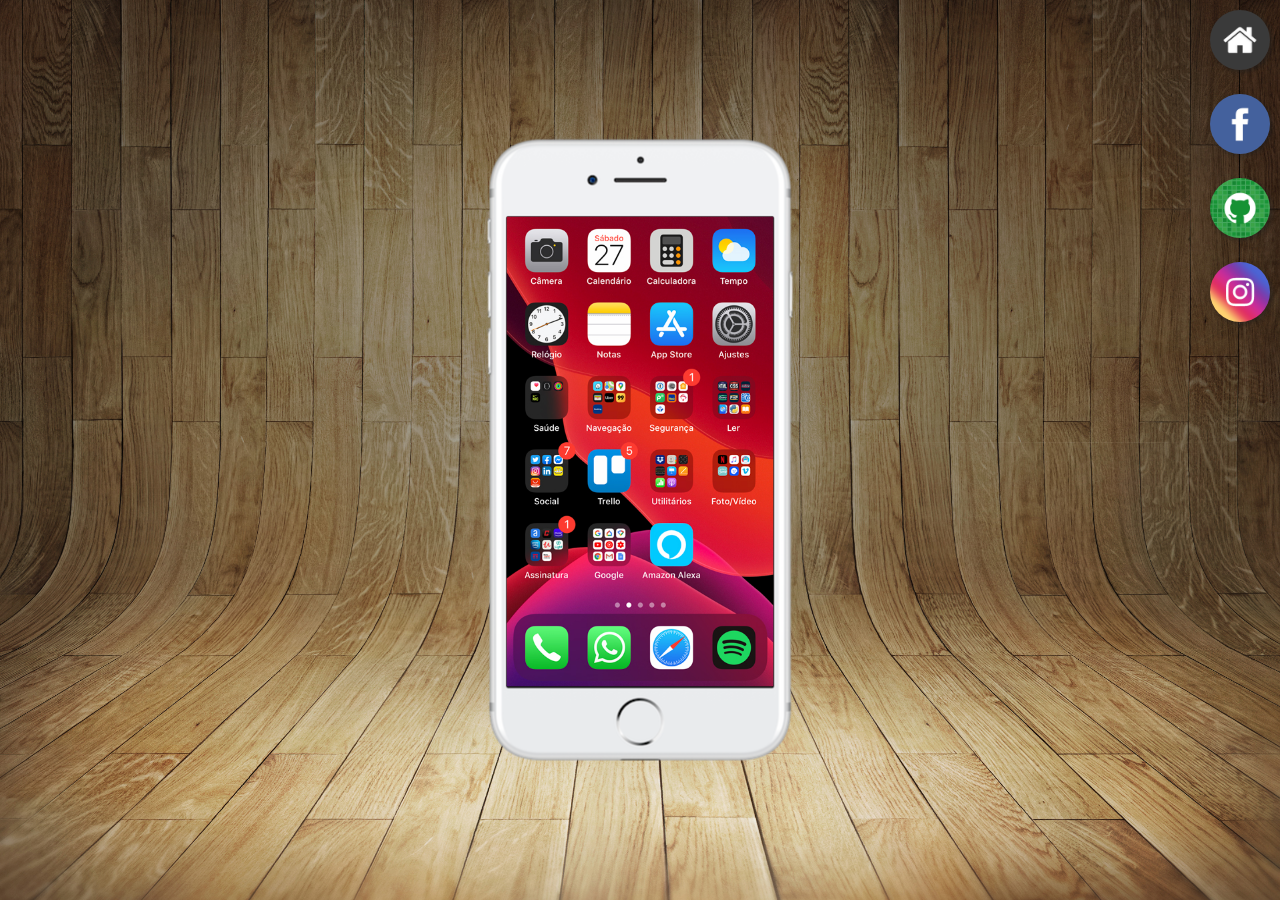
<file: index.html>
<!DOCTYPE html>
<html lang="pt-br">
<head>
    <meta charset="UTF-8">
    <meta http-equiv="X-UA-Compatible" content="IE=edge">
    <meta name="viewport" content="width=device-width, initial-scale=1.0">
    <title>Redes Sociais</title>
    <link rel="stylesheet" href="style.css">
</head>
<body>
    
        <div id="celular">
            <iframe src="home.html" frameborder="0" name="tela" id="tela"></iframe>
        </div>
        <div id="social">
                <a href="home.html" target="tela"><img class="rede-social" src="imagens/logo-home.jpg" alt=""></a> <br>
                <a href="facebook.html" target="tela"><img class="rede-social" src="imagens/logo-facebook.jpg" alt=""></a> <br>
                <a href="github.html" target="tela"><img class="rede-social" src="imagens/logo-github.jpg" alt=""></a> <br>
                <a href="insta.html" target="tela"><img class="rede-social" src="imagens/logo-instagram.jpg" alt=""></a>
        </div>
    </main>
</body>
</html>
</file>
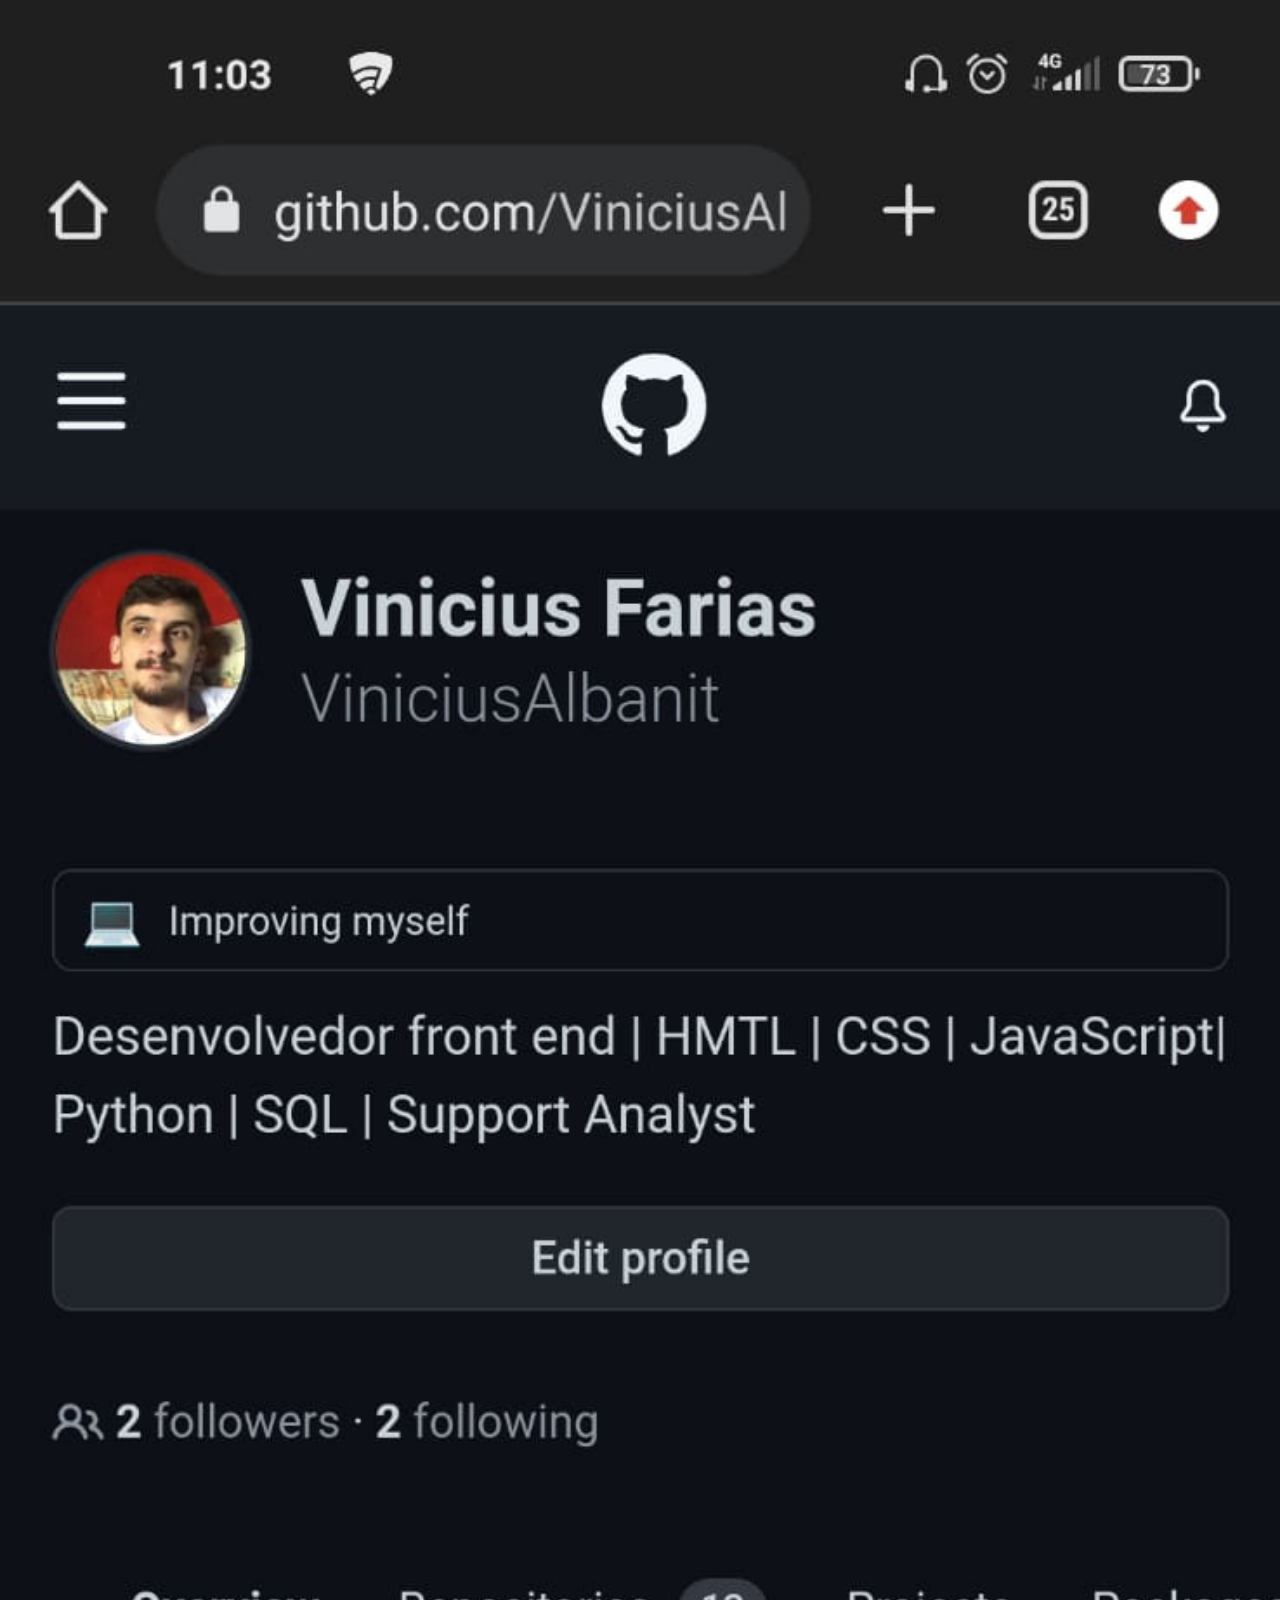
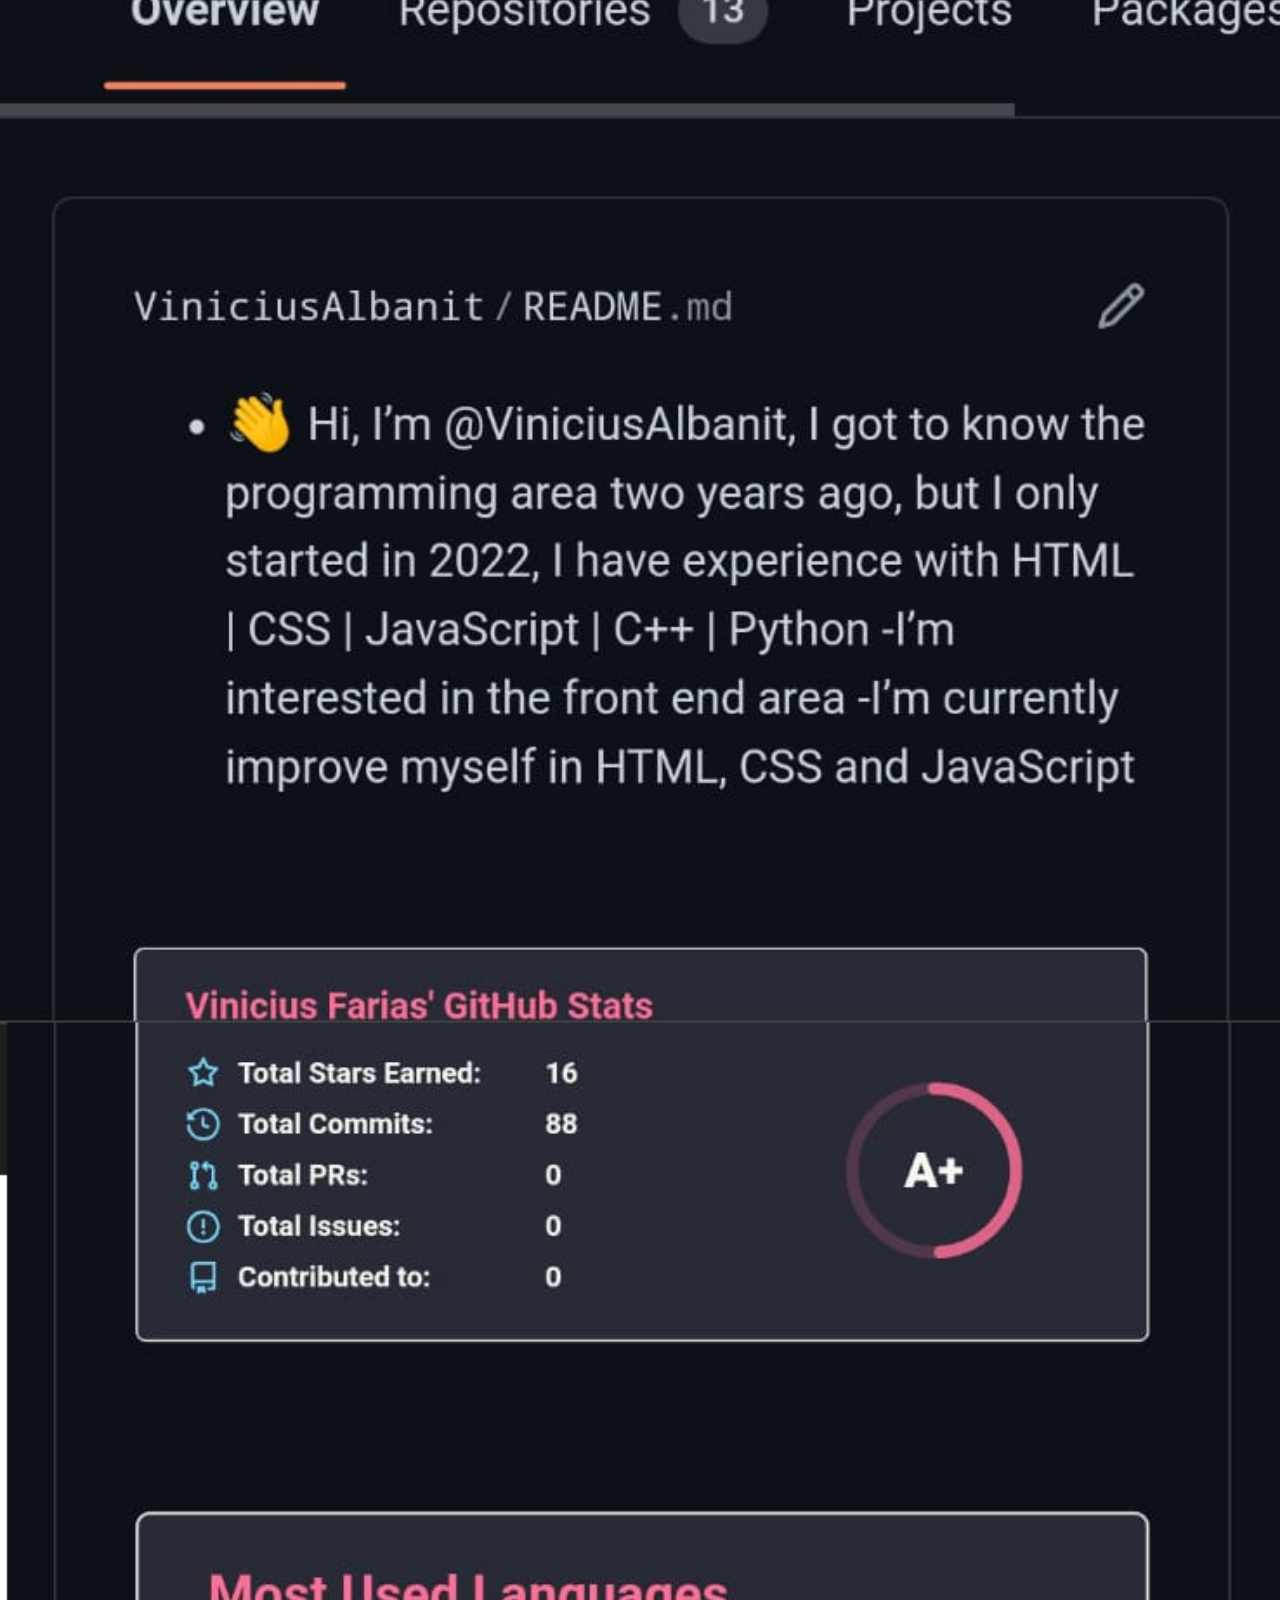
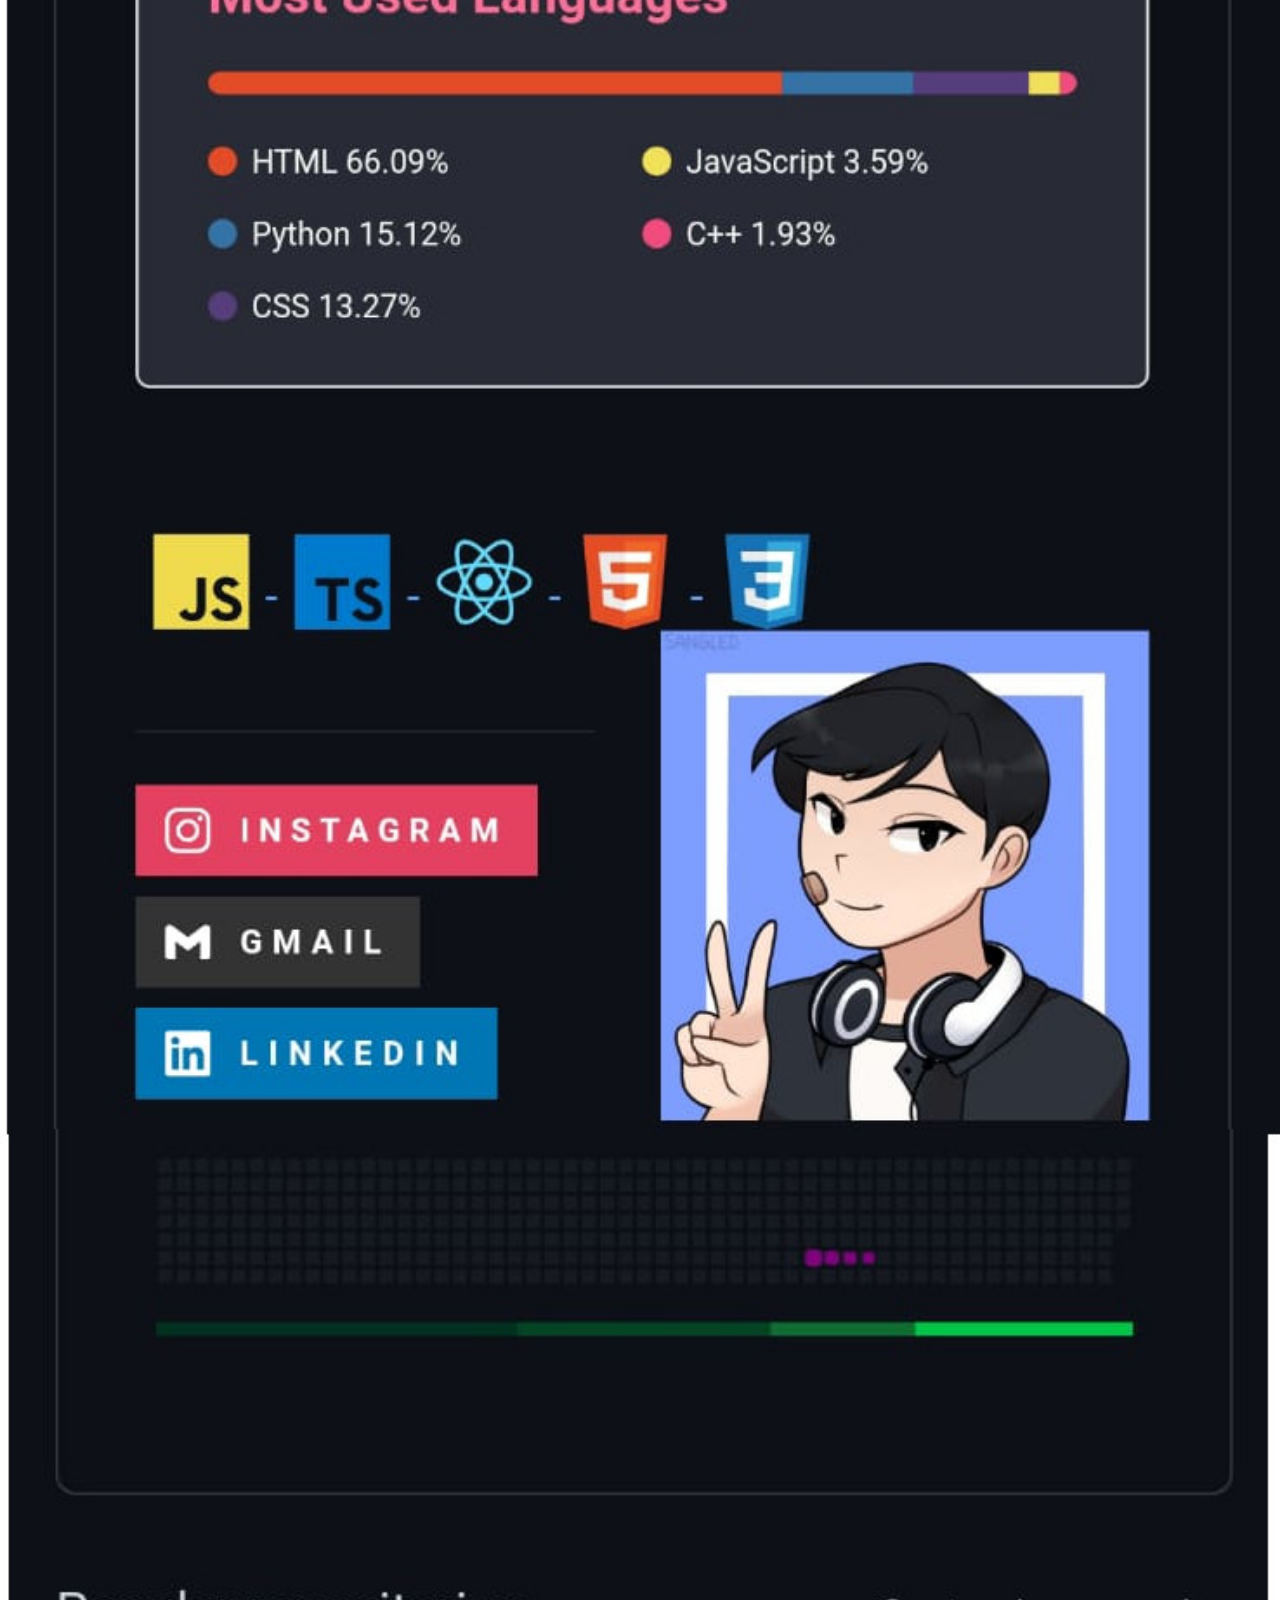
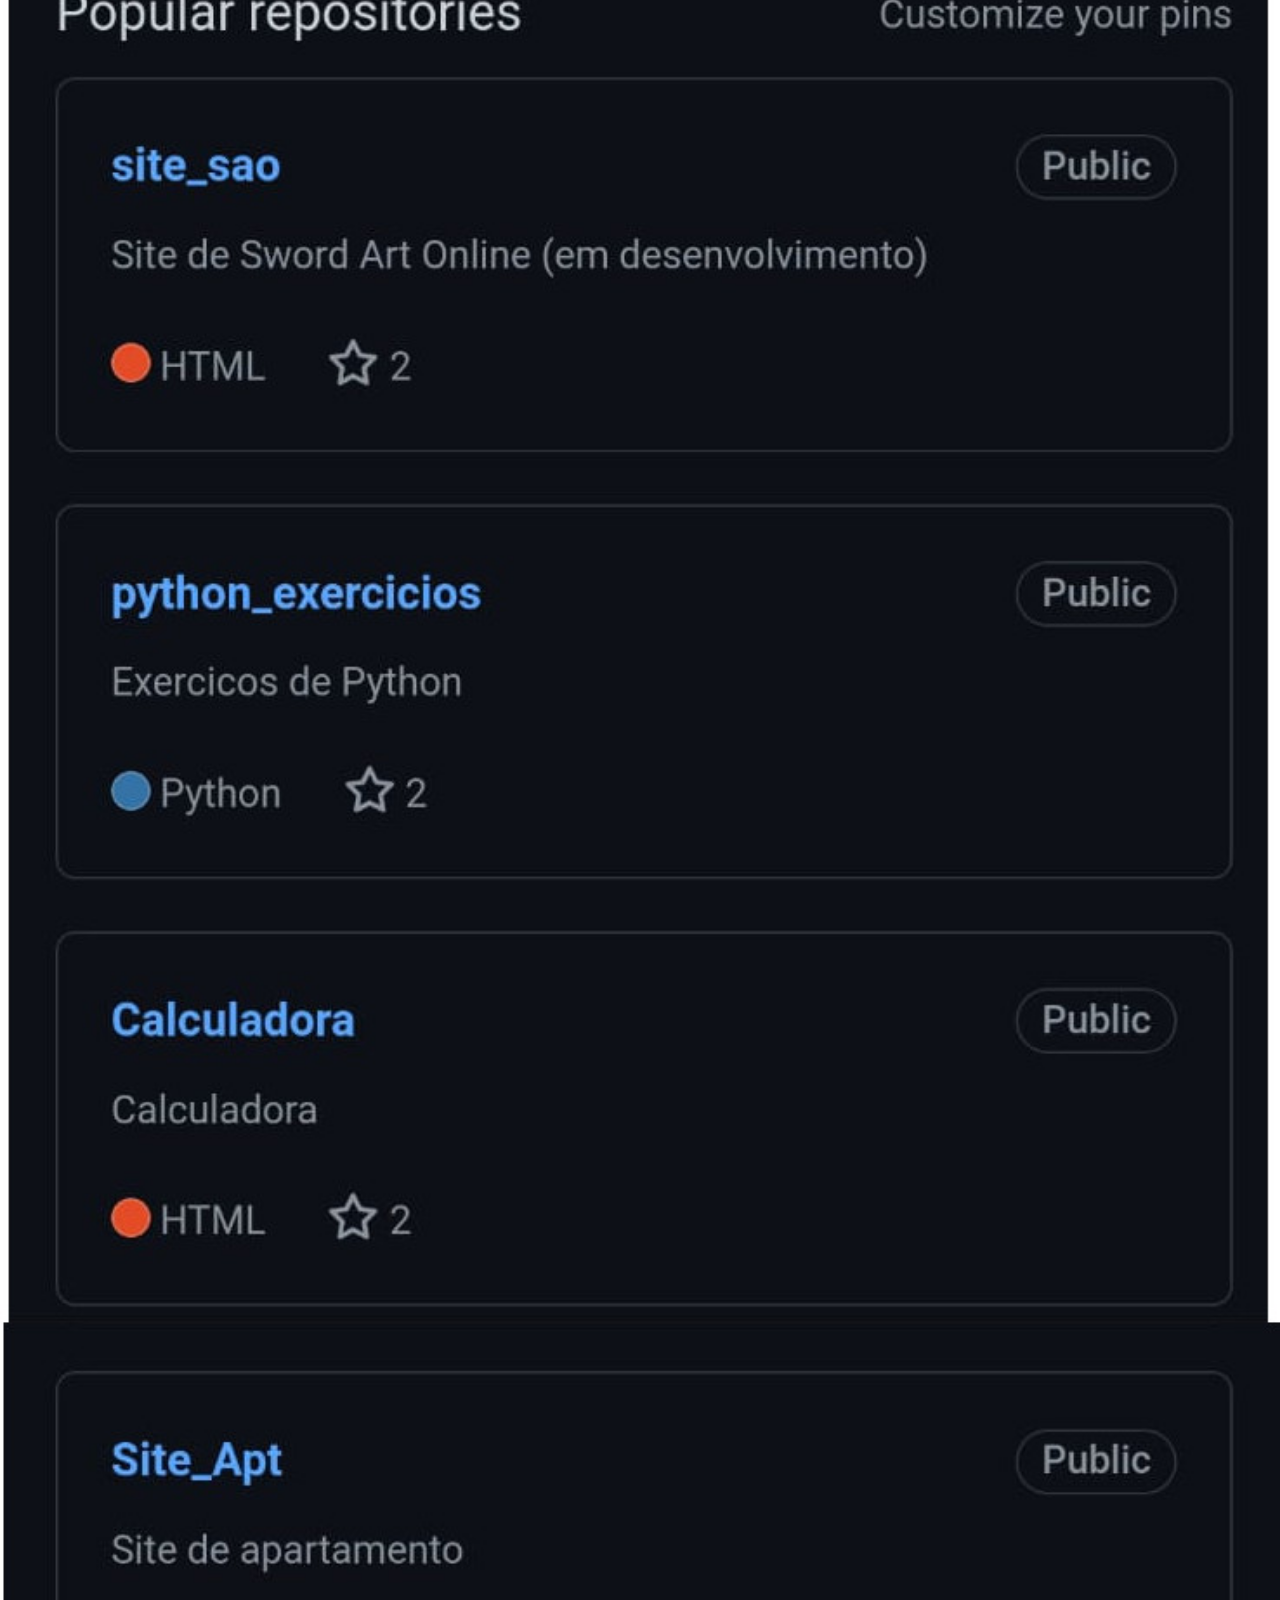
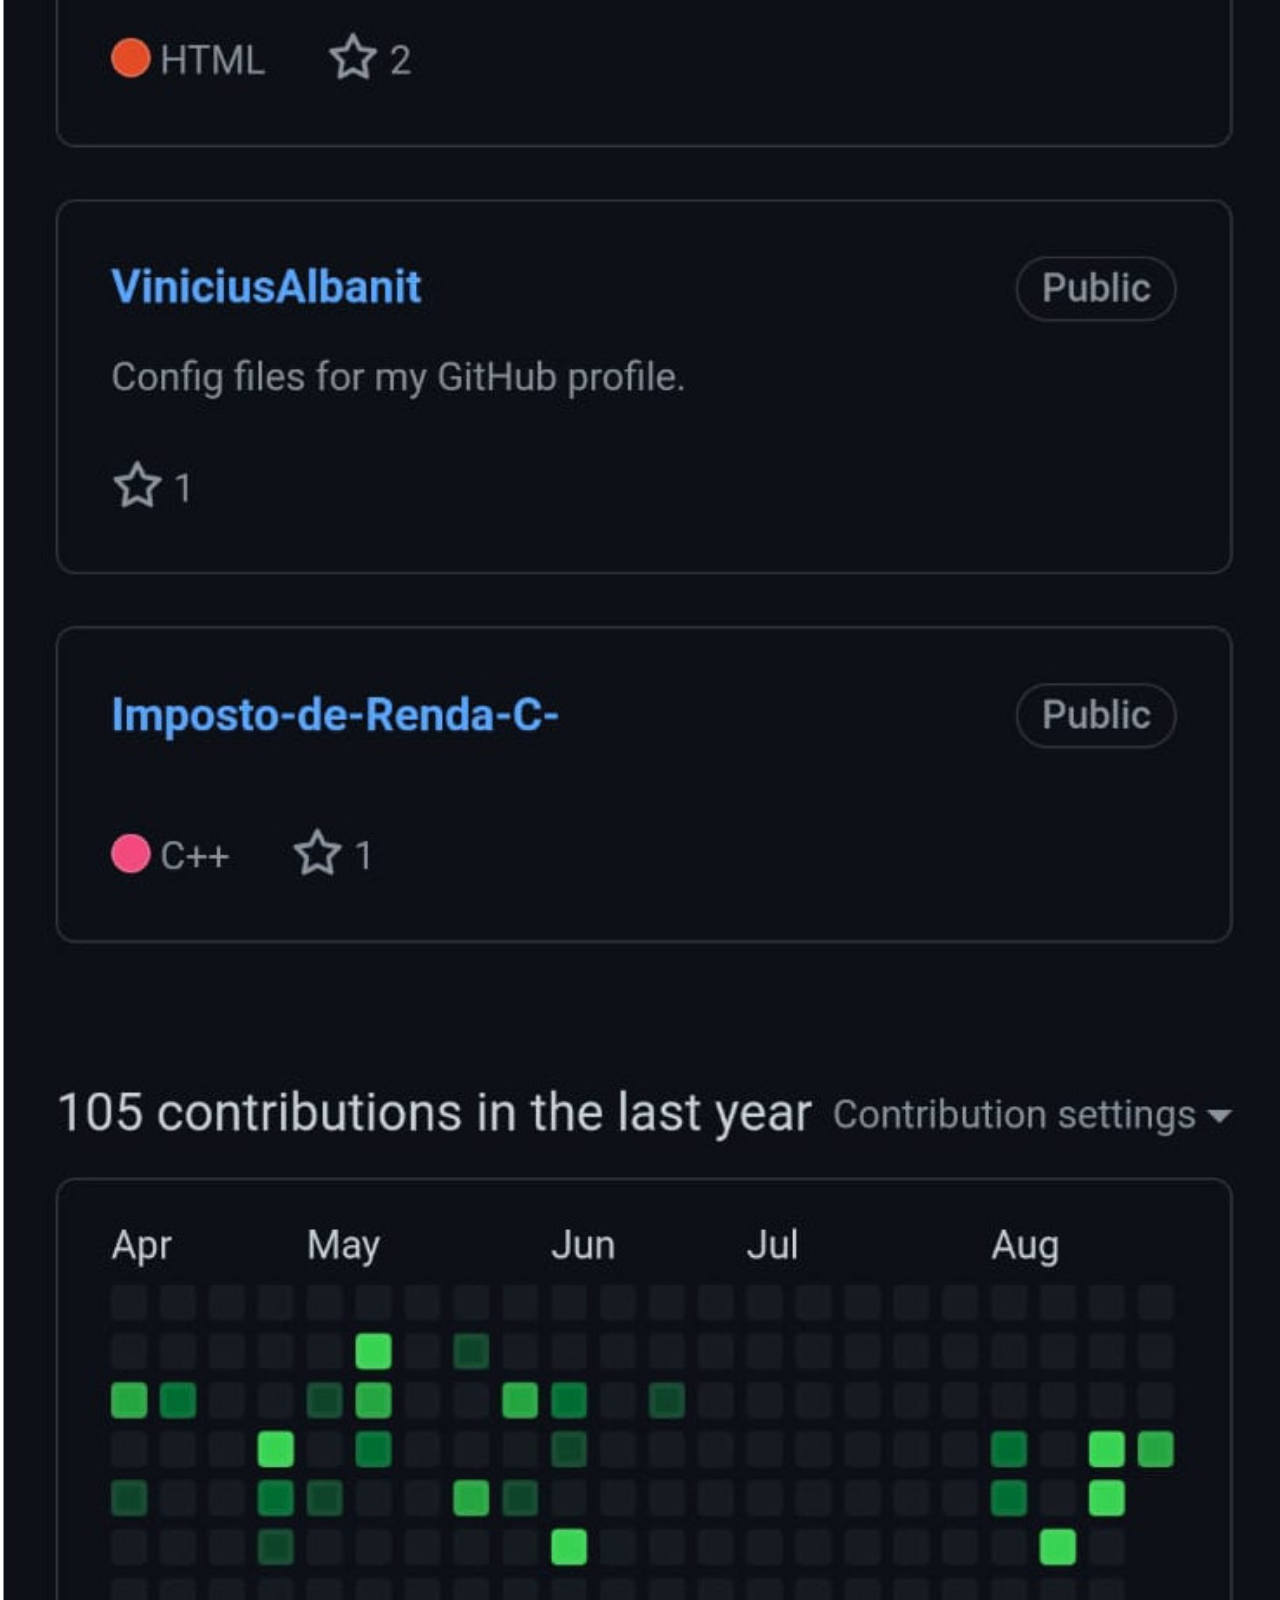
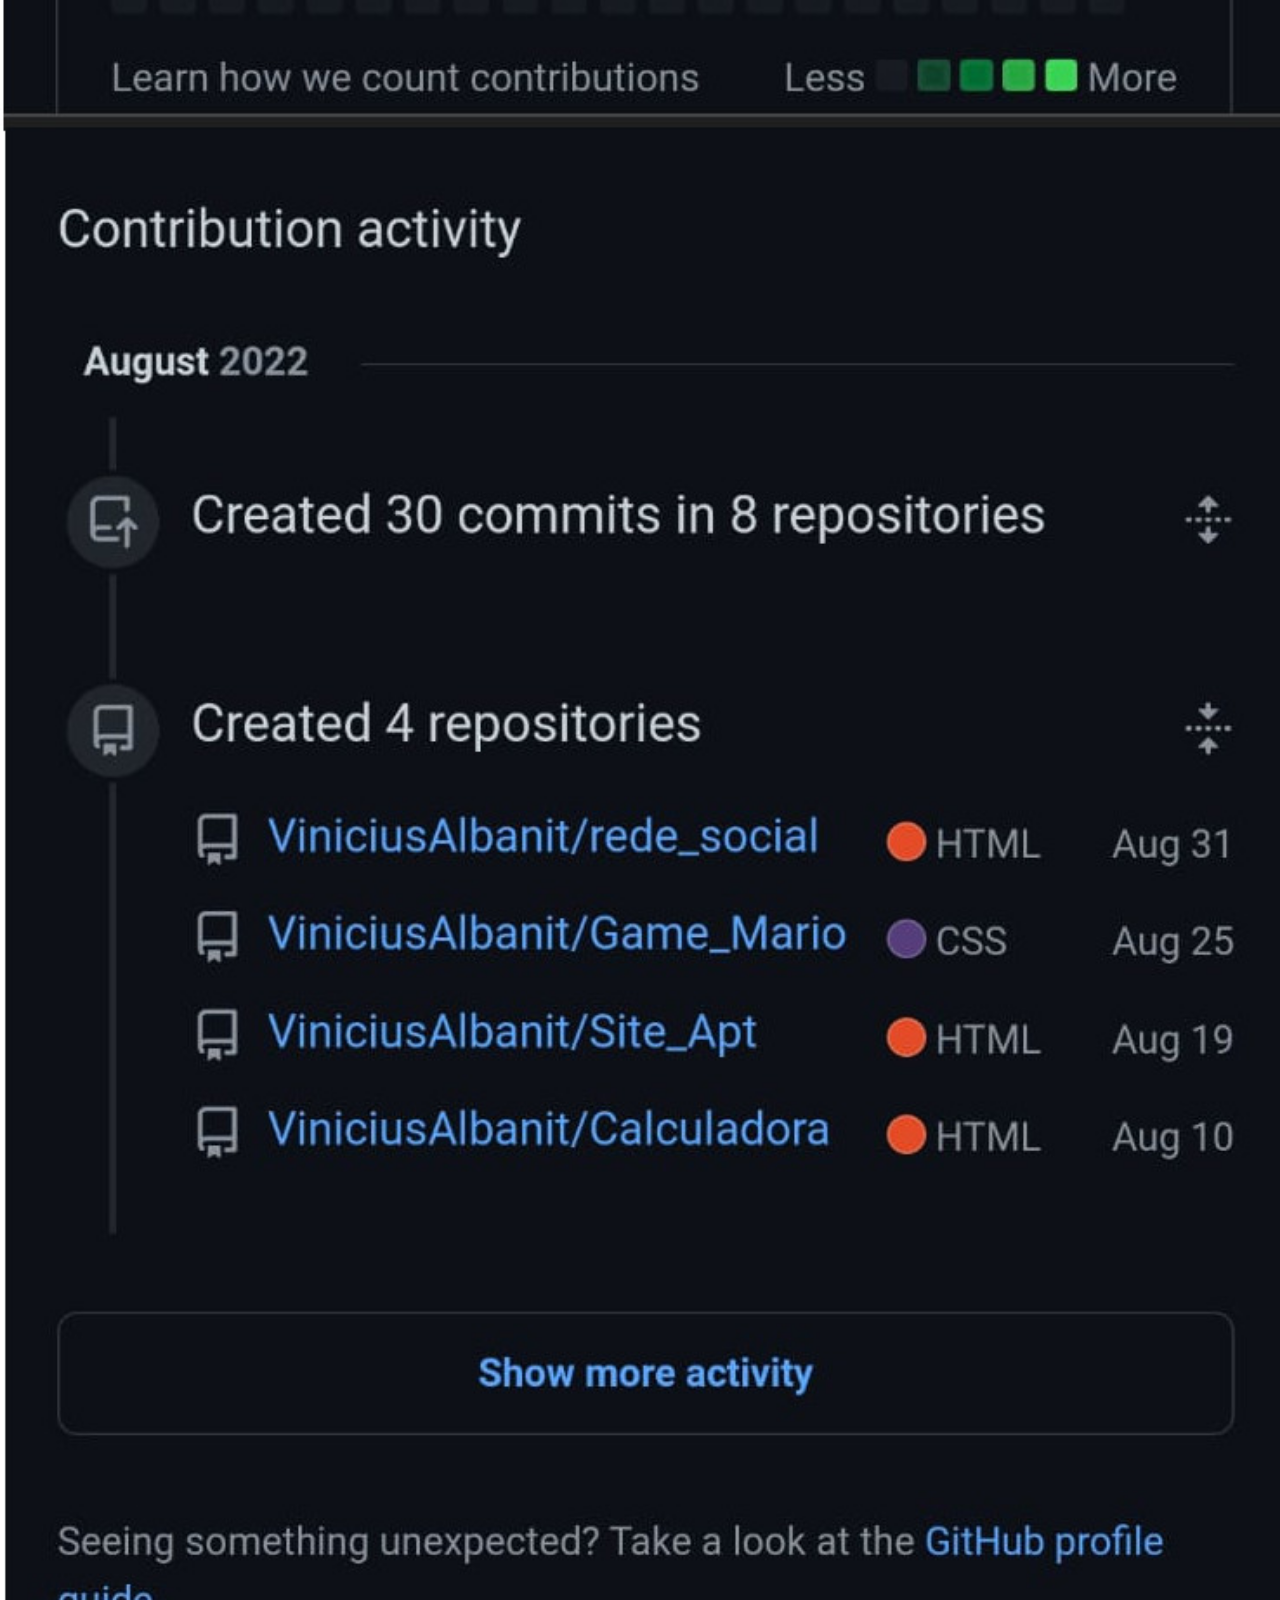
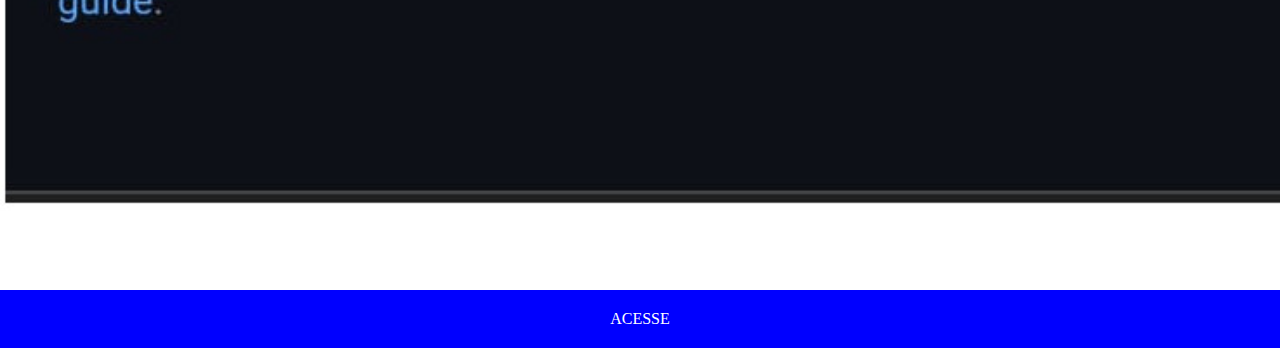
<file: github.html>
<!DOCTYPE html>
<html lang="en">
<head>
    <meta charset="UTF-8">
    <meta http-equiv="X-UA-Compatible" content="IE=edge">
    <meta name="viewport" content="width=device-width, initial-scale=1.0">
    <title>github</title>
    <style>
        *{
            margin: 0%;
            padding: 0%;
        }
        ::-webkit-scrollbar{
            width: 0px;
            height: 0px;
        }
        img{
            width: 100%;
        }
        a{
            display: block;
            background-color: blue;
            color: white;
            text-align: center;
            padding: 20px;
            text-decoration: none;
        }
    </style>
</head>
<body>
    <img src="imagens/my_github.jpeg" alt="">
    <a target="_blank" href="https://github.com/ViniciusAlbanit">ACESSE</a>
</body>
</html>
</file>
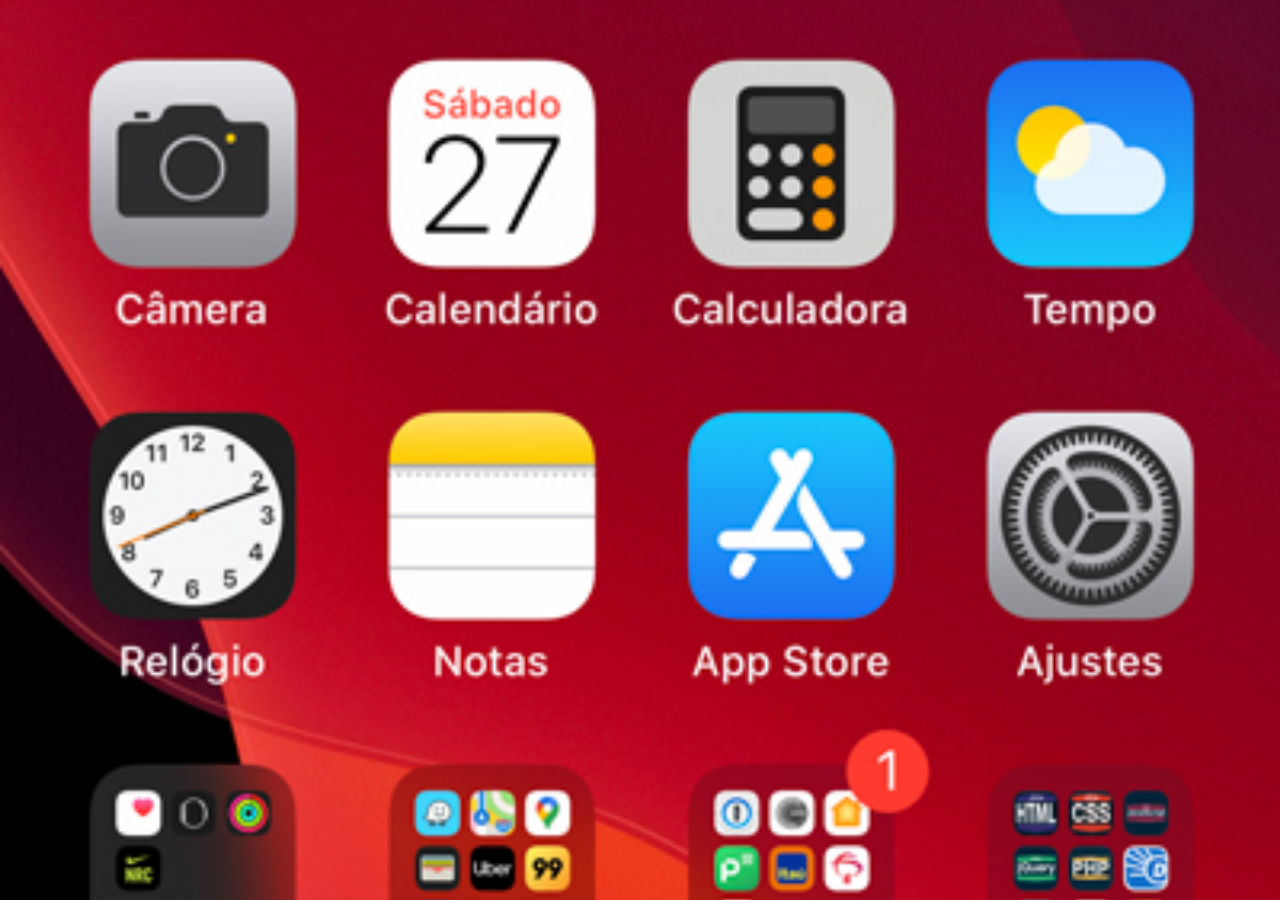
<file: home.html>
<!DOCTYPE html>
<html lang="pt-br">
<head>
    <meta charset="UTF-8">
    <meta http-equiv="X-UA-Compatible" content="IE=edge">
    <meta name="viewport" content="width=device-width, initial-scale=1.0">
    <title>home</title>
    <style>
        *{
            margin: 0%;
            padding: 0%;
        }
        body{
            background-image: url(imagens/tela-home.jpg);
            background-repeat: no-repeat;
            background-position: top center;
            background-attachment: fixed;
            background-color: black;
            background-size: cover;
        }
    </style>
</head>
<body>
    
</body>
</html>
</file>
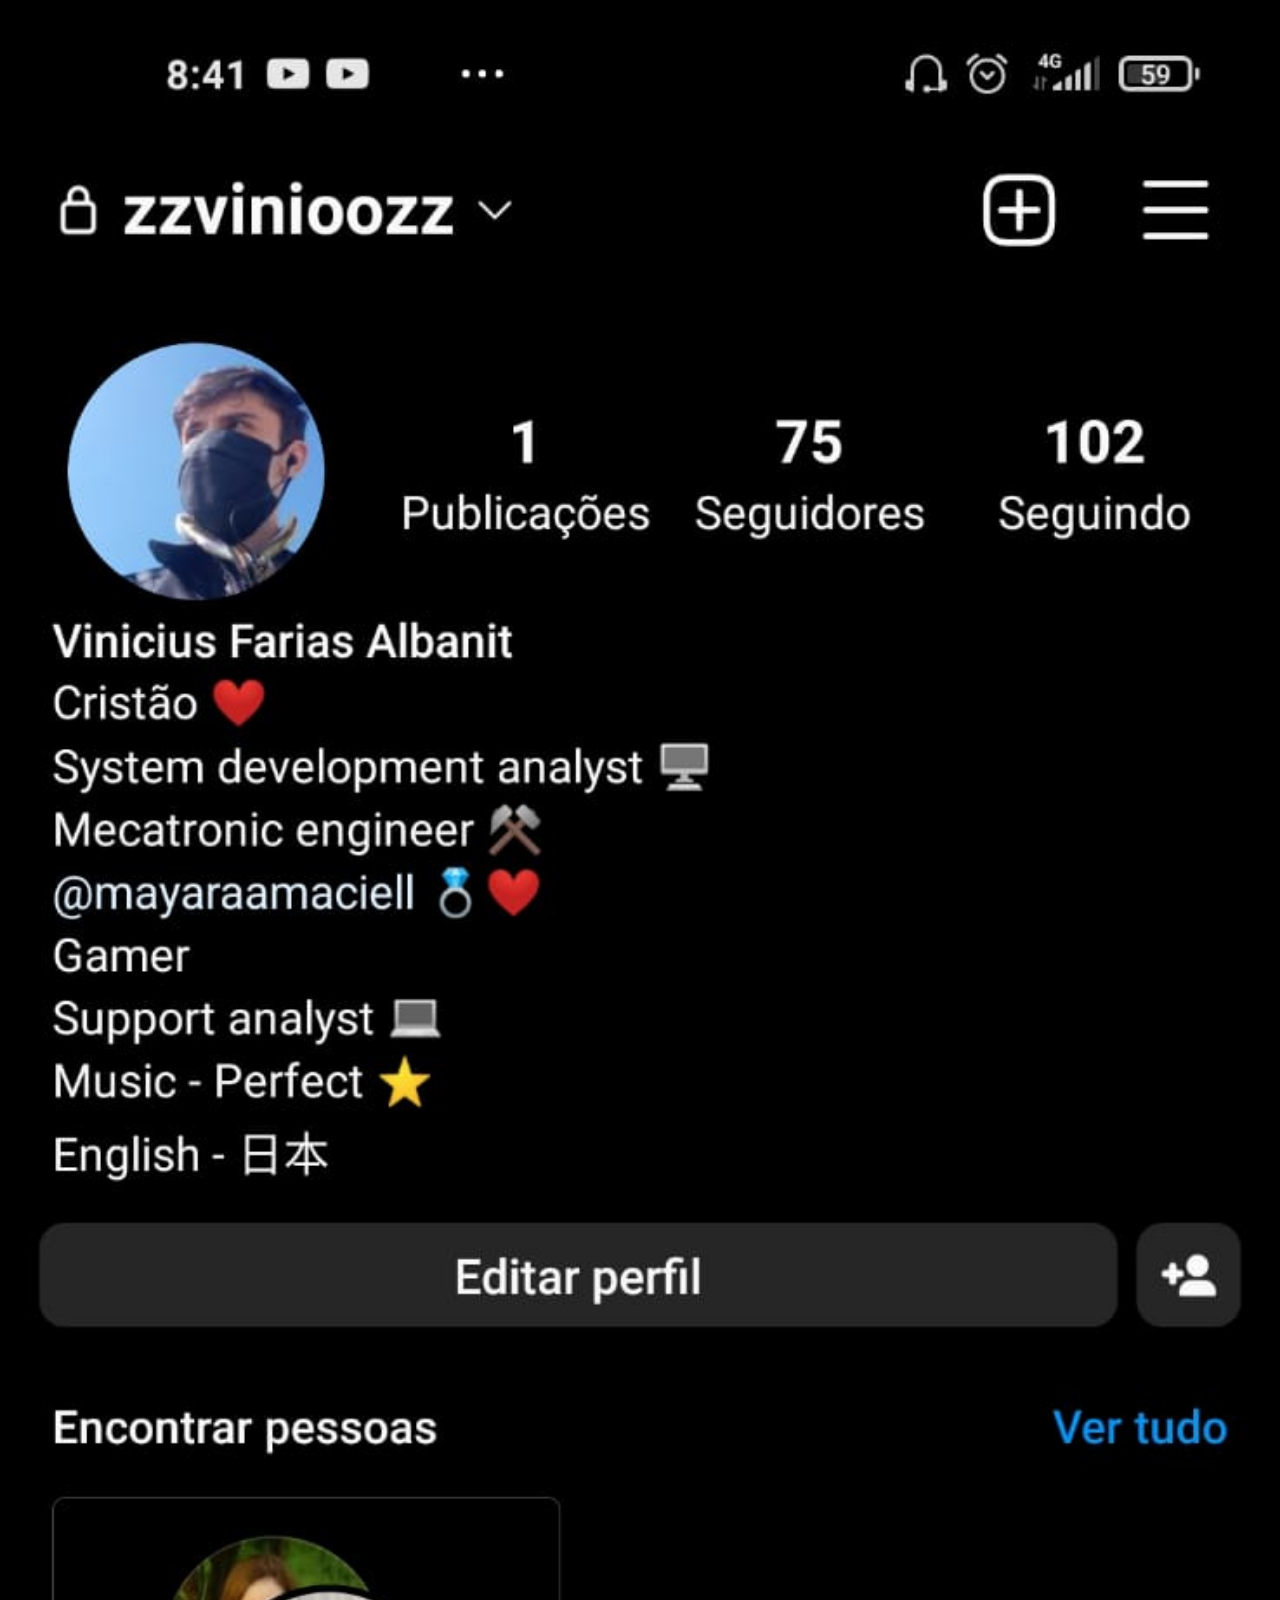
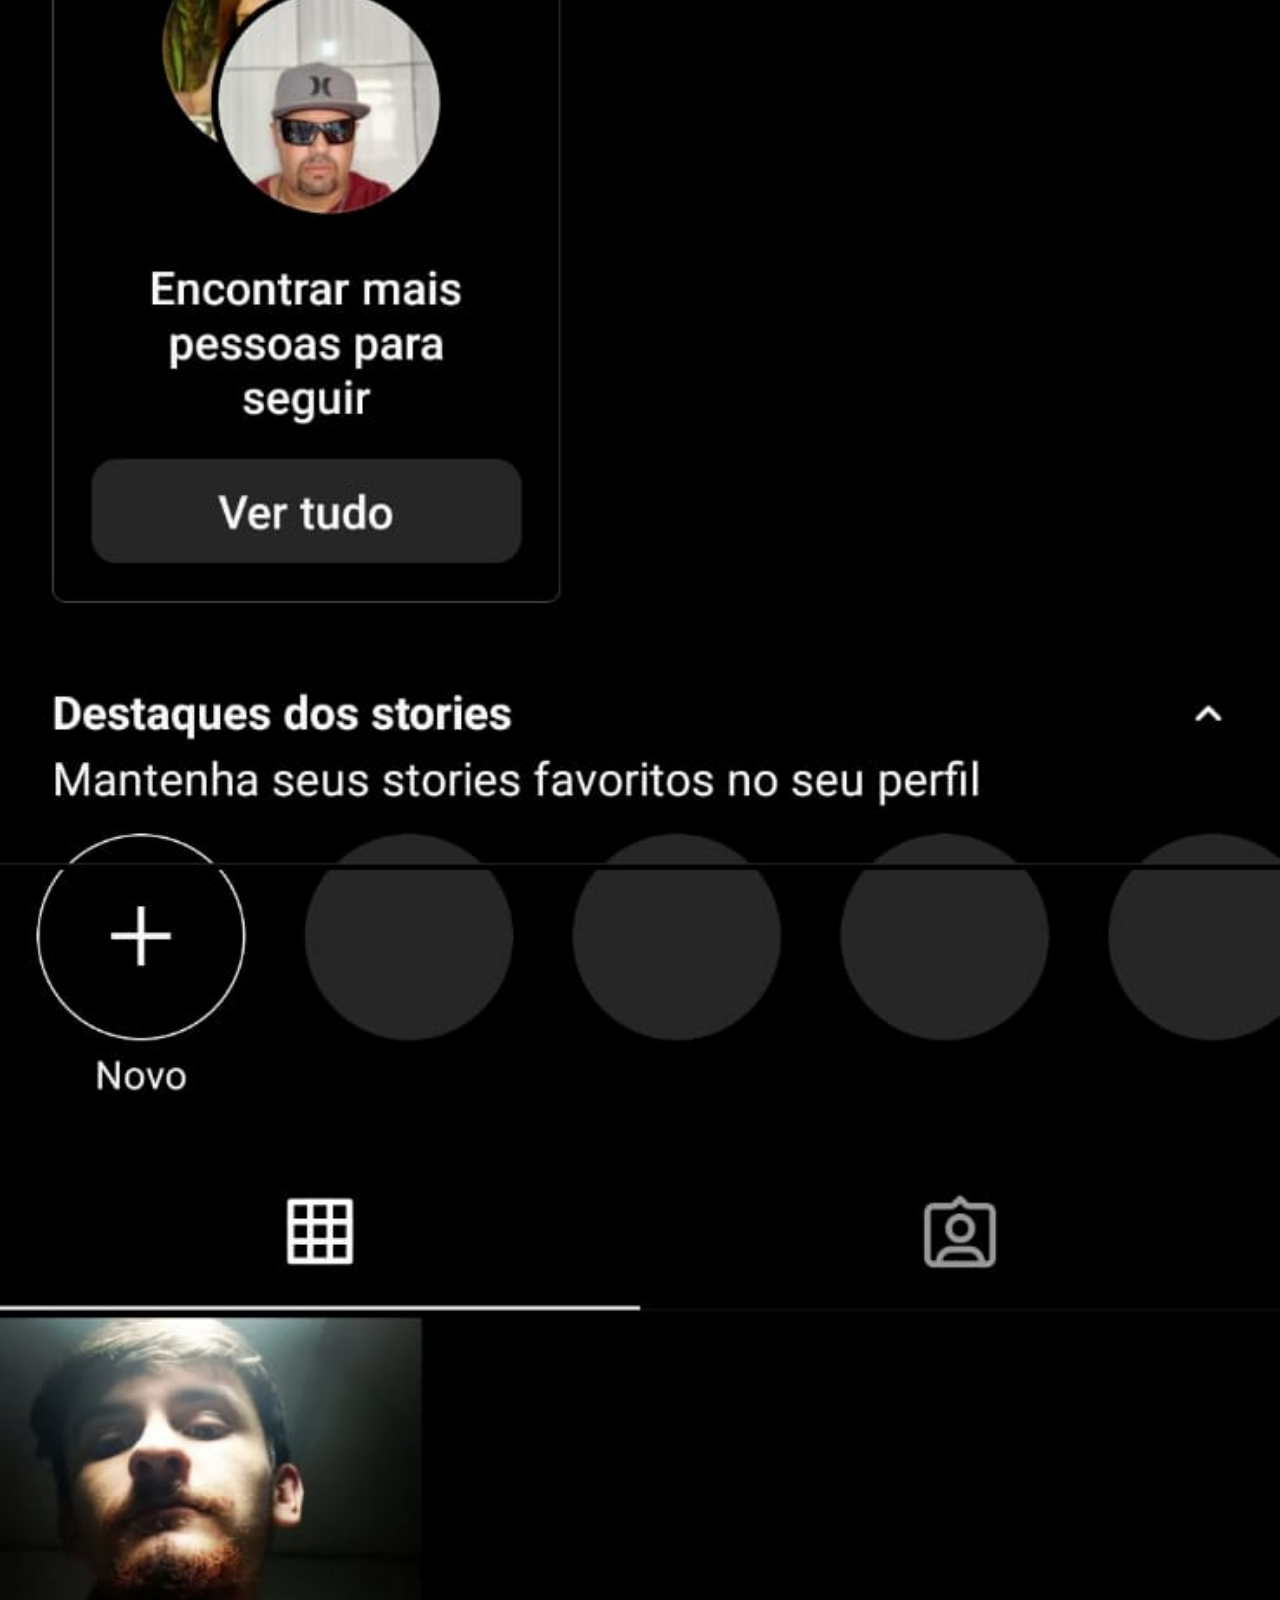
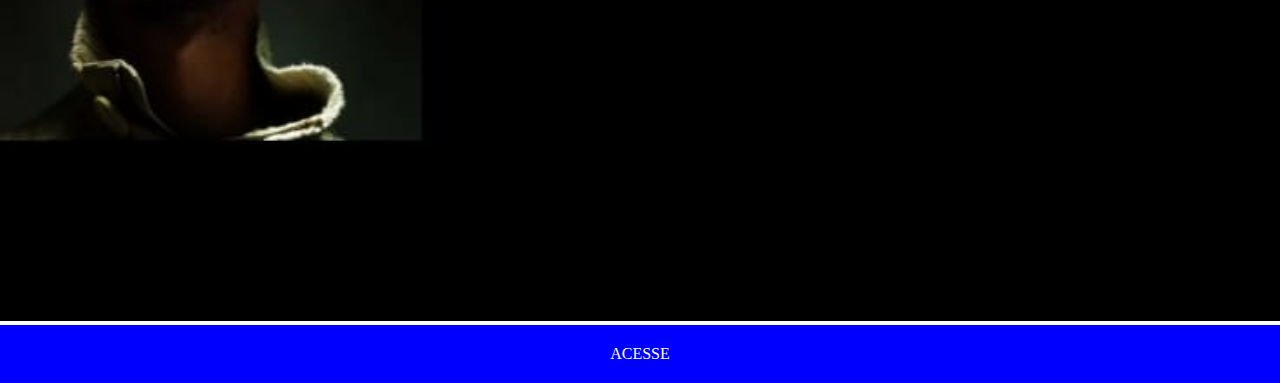
<file: insta.html>
<!DOCTYPE html>
<html lang="en">
<head>
    <meta charset="UTF-8">
    <meta http-equiv="X-UA-Compatible" content="IE=edge">
    <meta name="viewport" content="width=device-width, initial-scale=1.0">
    <title>facebook</title>
    <style>
        *{
            margin: 0%;
            padding: 0%;
        }
        ::-webkit-scrollbar{
            width: 0px;
            height: 0px;
        }
        img{
            width: 100%;
        }
        a{
            display: block;
            background-color: blue;
            color: white;
            text-align: center;
            padding: 20px;
            text-decoration: none;
        }
    </style>
</head>
<body>
    <img src="imagens/insta1.png" alt="">
    <a target="_blank" href="https://www.instagram.com/zzvinioozz/">ACESSE</a>
</body>
</html>
</file>
<file: style.css>
*{
    padding: 0%;
    margin: 0%;
}
main{
    position: relative;
    height: 100vh;
}
body{
    background-image: url(imagens/fundo-madeira.jpg);
    background-repeat: no-repeat;
    background-attachment: fixed;
    background-size: cover;
}
#celular{
    position: absolute;
    top: 50%;
    left: 50%;
    transform: translate(-50%, -50%);
    background-image: url(imagens/frame-iphone.png);
    height: 627px;
    width: 311px;
}
#social{
    text-align: right;
}
.rede-social{
    border-radius: 50%;
    width: 60px;
    margin: 10px;
    box-shadow: 2px 2px 5px rgba(29, 29, 29, 0.534);
}
div#social > a > img:hover{
    background-color: rgba(36, 35, 35, 0.432);
    border: 2px solid white;
    transform: translate(-5px, -6px);
    box-shadow: 2px 8px 10px rgba(0, 0, 0, 0.623);
    transition: 0.4s;
}
iframe#tela{
    position: relative;
    top: 80px;
    left: 22px;
    width: 267px;
    height: 470px;
}
</file>
